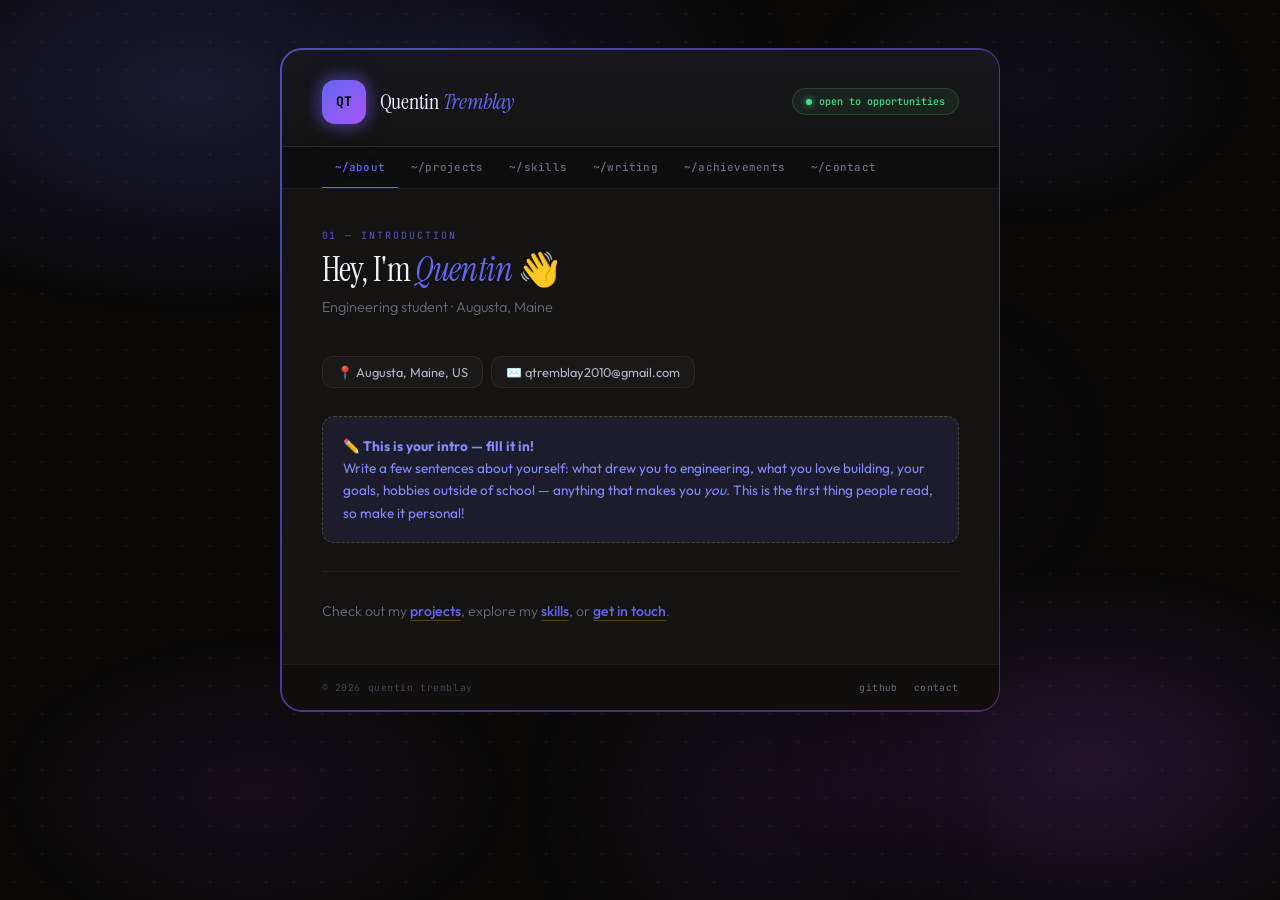
<file: index.html>
<!DOCTYPE html>
<html lang="en">
<head>
<meta charset="UTF-8"/>
<meta name="viewport" content="width=device-width, initial-scale=1.0"/>
<title>Quentin Tremblay</title>
<link href="https://fonts.googleapis.com/css2?family=Instrument+Serif:ital@0;1&family=JetBrains+Mono:wght@400;500;700&family=Outfit:wght@300;400;500;600;700&display=swap" rel="stylesheet"/>
<style>
*,*::before,*::after{box-sizing:border-box;margin:0;padding:0}
:root{
  --bg:#0a0908;--bg2:#111010;--card:#141312;--card2:#1a1917;
  --border:rgba(255,255,255,0.07);--border2:rgba(255,255,255,0.13);
  --amber:#6366f1;--amber2:#818cf8;--amber-dim:rgba(99,102,241,0.12);--amber-glow:rgba(99,102,241,0.3);
  --teal:#a855f7;--teal-dim:rgba(168,85,247,0.1);
  --text:#f0f0ff;--text2:#b4b4cc;--muted:#6b6b80;--muted2:#44445a;
  --success:#4ade80;--radius:20px;
}
html{scroll-behavior:smooth}
body{
  min-height:100vh;background:var(--bg);
  font-family:'Outfit',sans-serif;color:var(--text);
  display:flex;flex-direction:column;align-items:center;
  padding:48px 20px 80px;position:relative;overflow-x:hidden;
}
body::before{
  content:'';position:fixed;inset:0;
  background-image:radial-gradient(circle,rgba(255,255,255,0.055) 1px,transparent 1px);
  background-size:28px 28px;pointer-events:none;z-index:0;
}
body::after{
  content:'';position:fixed;inset:0;
  background:
    radial-gradient(ellipse 55% 45% at 15% 10%, rgba(99,102,241,0.18) 0%,transparent 55%),
    radial-gradient(ellipse 45% 40% at 85% 85%, rgba(168,85,247,0.15) 0%,transparent 55%),
    radial-gradient(ellipse 35% 30% at 80% 10%, rgba(99,102,241,0.08) 0%,transparent 50%),
    radial-gradient(ellipse 40% 35% at 20% 88%, rgba(168,85,247,0.08) 0%,transparent 50%);
  pointer-events:none;z-index:0;
}

/* Floating orbs behind card */
.bg-orb{
  position:fixed;border-radius:50%;pointer-events:none;z-index:0;
  filter:blur(70px);opacity:0.5;
}
.bg-orb-1{
  width:380px;height:380px;
  background:radial-gradient(circle, rgba(99,102,241,0.35) 0%, transparent 70%);
  top:-80px;left:calc(50% - 300px);
  animation:orbDrift1 12s ease-in-out infinite;
}
.bg-orb-2{
  width:320px;height:320px;
  background:radial-gradient(circle, rgba(168,85,247,0.3) 0%, transparent 70%);
  bottom:-60px;right:calc(50% - 280px);
  animation:orbDrift2 15s ease-in-out infinite;
}
.bg-orb-3{
  width:200px;height:200px;
  background:radial-gradient(circle, rgba(139,92,246,0.2) 0%, transparent 70%);
  top:40%;left:calc(50% + 200px);
  animation:orbDrift3 18s ease-in-out infinite;
}
@keyframes orbDrift1{0%,100%{transform:translate(0,0)}50%{transform:translate(40px,30px)}}
@keyframes orbDrift2{0%,100%{transform:translate(0,0)}50%{transform:translate(-35px,-25px)}}
@keyframes orbDrift3{0%,100%{transform:translate(0,0)}50%{transform:translate(-20px,35px)}}

/* Card with animated gradient border */
.card-wrapper{
  position:relative;max-width:720px;width:100%;z-index:1;
  border-radius:calc(var(--radius) + 2px);padding:1.5px;
  background:linear-gradient(135deg,rgba(99,102,241,0.7),rgba(168,85,247,0.4),rgba(99,102,241,0.2),rgba(168,85,247,0.6));
  background-size:300% 300%;
  animation:borderShift 7s ease infinite;
}
@keyframes borderShift{0%{background-position:0% 50%}50%{background-position:100% 50%}100%{background-position:0% 50%}}

.card{
  background:var(--card);border-radius:var(--radius);overflow:hidden;
  animation:cardIn 0.6s cubic-bezier(0.16,1,0.3,1) both;
}
@keyframes cardIn{from{opacity:0;transform:translateY(28px) scale(0.98)}to{opacity:1;transform:translateY(0) scale(1)}}

/* Header */
.card-header{
  padding:30px 40px 22px;border-bottom:1px solid var(--border);
  background:linear-gradient(180deg,rgba(99,102,241,0.05) 0%,transparent 100%);
}
.header-row{display:flex;align-items:center;justify-content:space-between;gap:16px}
.header-left{display:flex;align-items:center;gap:14px}

.avatar{
  width:44px;height:44px;border-radius:13px;
  background:linear-gradient(135deg,var(--amber),var(--teal));
  display:flex;align-items:center;justify-content:center;
  font-family:'JetBrains Mono',monospace;font-size:0.82rem;font-weight:700;color:#000;
  flex-shrink:0;box-shadow:0 0 20px var(--amber-glow),0 0 40px rgba(99,102,241,0.1);
  position:relative;
}
.avatar::after{
  content:'';position:absolute;inset:-1px;border-radius:14px;
  background:linear-gradient(135deg,var(--amber),var(--teal));
  z-index:-1;opacity:0.4;filter:blur(8px);
}

.site-name{
  font-family:'Instrument Serif',serif;font-size:1.4rem;
  color:var(--text);text-decoration:none;cursor:pointer;
  background:none;border:none;letter-spacing:-0.01em;
}
.site-name em{color:var(--amber);font-style:italic}

.header-badge{
  display:flex;align-items:center;gap:7px;
  font-family:'JetBrains Mono',monospace;font-size:0.63rem;font-weight:500;
  color:var(--success);background:rgba(74,222,128,0.07);
  border:1px solid rgba(74,222,128,0.18);border-radius:20px;
  padding:6px 13px;white-space:nowrap;
}
.header-badge::before{
  content:'';width:6px;height:6px;border-radius:50%;
  background:var(--success);animation:pulse 2s ease infinite;
  box-shadow:0 0 6px var(--success);
}
@keyframes pulse{0%,100%{opacity:1;transform:scale(1)}50%{opacity:0.4;transform:scale(0.8)}}

/* Nav */
.card-nav{
  padding:0 40px;display:flex;border-bottom:1px solid var(--border);
  overflow-x:auto;scrollbar-width:none;background:rgba(0,0,0,0.25);
}
.card-nav::-webkit-scrollbar{display:none}

.nav-link{
  display:block;padding:13px 13px;
  font-family:'JetBrains Mono',monospace;font-size:0.68rem;font-weight:500;
  color:var(--muted);text-decoration:none;border:none;background:none;
  border-bottom:2px solid transparent;margin-bottom:-1px;
  transition:color .2s,border-color .2s;white-space:nowrap;cursor:pointer;
  letter-spacing:0.02em;
}
.nav-link:hover{color:var(--text2)}
.nav-link.active{color:var(--amber);border-bottom-color:var(--amber);text-shadow:0 0 14px var(--amber-glow)}

/* Content */
@keyframes pageIn{from{opacity:0;transform:translateY(10px)}to{opacity:1;transform:translateY(0)}}
.card-content{padding:40px;animation:pageIn 0.3s ease both}

/* Typography */
.page-eyebrow{
  font-family:'JetBrains Mono',monospace;font-size:0.62rem;
  color:var(--amber);letter-spacing:0.2em;text-transform:uppercase;
  margin-bottom:10px;opacity:0.8;
}
.page-title{
  font-family:'Instrument Serif',serif;font-size:2.1rem;font-weight:400;
  letter-spacing:-0.02em;color:var(--text);margin-bottom:8px;line-height:1.1;
}
.page-title em{color:var(--amber);font-style:italic}
.page-subtitle{font-size:0.9rem;color:var(--muted);margin-bottom:36px;line-height:1.6;font-weight:300}
.divider{height:1px;background:var(--border);margin:28px 0}

/* Info chips */
.info-chips{display:flex;flex-wrap:wrap;gap:8px;margin-bottom:28px}
.chip{
  display:flex;align-items:center;gap:7px;padding:7px 14px;
  background:var(--card2);border:1px solid var(--border);border-radius:10px;
  font-size:0.8rem;color:var(--text2);font-weight:400;transition:border-color .2s;
}
.chip:hover{border-color:var(--border2)}

/* About */
.about-body{display:flex;flex-direction:column;gap:14px;margin-bottom:28px}
.about-body p{font-size:0.93rem;line-height:1.8;color:var(--text2);font-weight:300}
.placeholder{
  padding:18px 20px;background:var(--amber-dim);
  border:1px dashed rgba(245,158,11,0.28);border-radius:12px;
  font-size:0.85rem;color:var(--amber2);line-height:1.65;
}
.inline-link{
  color:var(--amber);text-decoration:none;font-weight:500;
  border-bottom:1px solid rgba(245,158,11,0.3);transition:border-color .15s;
  cursor:pointer;background:none;
  border-top:none;border-left:none;border-right:none;
  font-family:'Outfit',sans-serif;font-size:inherit;padding:0;
}
.inline-link:hover{border-bottom-color:var(--amber)}

/* Projects */
.project-list{display:flex;flex-direction:column;gap:16px}
.project-card{
  background:var(--card2);border:1px solid var(--border);border-radius:16px;
  padding:26px;transition:border-color .25s,transform .25s,box-shadow .25s;
  position:relative;overflow:hidden;
}
.project-card::before{
  content:'';position:absolute;top:0;left:0;right:0;height:1px;
  background:linear-gradient(90deg,transparent,var(--amber),transparent);
  opacity:0;transition:opacity .3s;
}
.project-card:hover{
  border-color:rgba(245,158,11,0.22);transform:translateY(-3px);
  box-shadow:0 8px 32px rgba(245,158,11,0.05),0 2px 8px rgba(0,0,0,0.4);
}
.project-card:hover::before{opacity:1}

.project-header{display:flex;align-items:flex-start;justify-content:space-between;gap:12px;margin-bottom:10px}
.project-name{font-family:'Instrument Serif',serif;font-size:1.12rem;color:var(--text);letter-spacing:-0.01em}
.project-gh{
  font-family:'JetBrains Mono',monospace;font-size:0.65rem;color:var(--amber);
  text-decoration:none;padding:5px 11px;border:1px solid rgba(245,158,11,0.22);
  border-radius:6px;background:var(--amber-dim);white-space:nowrap;flex-shrink:0;transition:background .15s;
}
.project-gh:hover{background:rgba(245,158,11,0.18)}
.project-gh.hidden{display:none}
.project-desc{font-size:0.87rem;color:var(--muted);line-height:1.7;margin-bottom:14px;font-weight:300}
.project-detail{font-size:0.81rem;color:var(--text2);line-height:1.6;margin-bottom:7px}
.project-detail strong{color:var(--amber2);font-weight:600}
.tag-row{display:flex;flex-wrap:wrap;gap:7px;margin-top:14px}
.tag{
  font-family:'JetBrains Mono',monospace;font-size:0.63rem;padding:4px 10px;
  border-radius:6px;background:rgba(255,255,255,0.04);color:var(--muted);
  border:1px solid var(--border);letter-spacing:0.03em;
}
.tag.hi{background:var(--amber-dim);color:var(--amber2);border-color:rgba(245,158,11,0.18)}
.tag.teal{background:var(--teal-dim);color:var(--teal);border-color:rgba(45,212,191,0.18)}
.add-hint{
  display:flex;align-items:center;justify-content:center;padding:18px;
  border:1px dashed var(--muted2);border-radius:14px;
  font-family:'JetBrains Mono',monospace;font-size:0.68rem;
  color:var(--muted2);margin-top:4px;letter-spacing:0.05em;
}

/* Skills */
.skill-group{margin-bottom:26px}
.skill-group:last-child{margin-bottom:0}
.skill-label{
  font-family:'JetBrains Mono',monospace;font-size:0.6rem;color:var(--muted);
  text-transform:uppercase;letter-spacing:0.18em;margin-bottom:12px;
  display:flex;align-items:center;gap:10px;
}
.skill-label::after{content:'';flex:1;height:1px;background:var(--border)}
.skill-tags{display:flex;flex-wrap:wrap;gap:8px}
.skill-tag{
  font-family:'JetBrains Mono',monospace;font-size:0.73rem;padding:8px 15px;
  border-radius:10px;background:var(--card2);color:var(--text2);
  border:1px solid var(--border);transition:all .2s;cursor:default;
}
.skill-tag:hover{background:var(--amber-dim);color:var(--amber);border-color:rgba(245,158,11,0.28);transform:translateY(-1px)}
.skill-tag.main{background:var(--amber-dim);color:var(--amber);border-color:rgba(245,158,11,0.22)}
.skill-tag.teal{background:var(--teal-dim);color:var(--teal);border-color:rgba(45,212,191,0.18)}

/* Writing */
.writing-list{display:flex;flex-direction:column;gap:12px}
.writing-card{
  background:var(--card2);border:1px solid var(--border);border-radius:14px;
  padding:22px 26px;text-decoration:none;color:inherit;display:block;
  transition:border-color .2s,transform .2s,box-shadow .2s;
  position:relative;overflow:hidden;
}
.writing-card::before{
  content:'';position:absolute;left:0;top:0;bottom:0;width:2px;
  background:linear-gradient(180deg,var(--amber),var(--teal));opacity:0;transition:opacity .2s;
}
.writing-card:hover{border-color:rgba(245,158,11,0.2);transform:translateX(4px);box-shadow:0 4px 20px rgba(0,0,0,0.3)}
.writing-card:hover::before{opacity:1}
.writing-meta{display:flex;gap:8px;align-items:center;margin-bottom:9px}
.writing-type{
  font-family:'JetBrains Mono',monospace;font-size:0.58rem;font-weight:700;
  text-transform:uppercase;letter-spacing:0.12em;padding:3px 8px;border-radius:4px;
  background:var(--amber-dim);color:var(--amber);border:1px solid rgba(245,158,11,0.18);
}
.writing-date{font-family:'JetBrains Mono',monospace;font-size:0.62rem;color:var(--muted)}
.writing-title{font-family:'Instrument Serif',serif;font-size:1.05rem;color:var(--text);margin-bottom:6px;letter-spacing:-0.01em}
.writing-desc{font-size:0.83rem;color:var(--muted);line-height:1.6;font-weight:300}

/* Achievements */
.ach-list{display:flex;flex-direction:column;gap:10px;margin-bottom:26px}
.ach-item{
  display:flex;align-items:flex-start;gap:14px;padding:16px 18px;
  background:var(--card2);border:1px solid var(--border);border-radius:12px;transition:border-color .2s;
}
.ach-item:hover{border-color:var(--border2)}
.ach-icon{font-size:1.2rem;flex-shrink:0;margin-top:1px}
.ach-text{font-size:0.85rem;line-height:1.6;color:var(--text2);font-weight:300}
.ach-text strong{font-weight:600;color:var(--text);display:block;margin-bottom:2px}
.future-list{display:flex;flex-direction:column;gap:8px}
.future-item{
  display:flex;align-items:center;gap:12px;padding:13px 18px;
  background:var(--card2);border:1px solid var(--border);border-radius:10px;
  font-size:0.85rem;color:var(--text2);transition:border-color .15s,color .15s;font-weight:300;
}
.future-item:hover{border-color:rgba(245,158,11,0.2);color:var(--text)}
.future-item::before{content:'→';color:var(--amber);font-weight:600;flex-shrink:0}

/* Contact */
.contact-list{display:flex;flex-direction:column;gap:10px}
.contact-item{
  display:flex;align-items:center;justify-content:space-between;
  padding:18px 22px;background:var(--card2);border:1px solid var(--border);
  border-radius:14px;text-decoration:none;color:inherit;
  transition:border-color .2s,background .2s,transform .2s;
}
.contact-item:hover{border-color:rgba(245,158,11,0.22);background:rgba(245,158,11,0.03);transform:translateX(3px)}
.contact-left{display:flex;align-items:center;gap:14px}
.contact-icon{
  width:40px;height:40px;border-radius:11px;
  background:rgba(245,158,11,0.07);border:1px solid rgba(245,158,11,0.13);
  display:flex;align-items:center;justify-content:center;font-size:1.05rem;flex-shrink:0;
}
.contact-lbl{font-family:'JetBrains Mono',monospace;font-size:0.6rem;color:var(--muted);letter-spacing:0.08em;margin-bottom:3px;text-transform:uppercase}
.contact-val{font-size:0.88rem;color:var(--text2);font-weight:400}
.contact-arrow{color:var(--muted2);transition:color .15s,transform .15s}
.contact-item:hover .contact-arrow{color:var(--amber);transform:translateX(3px)}

/* Footer */
.card-footer{
  padding:16px 40px;border-top:1px solid var(--border);
  display:flex;justify-content:space-between;align-items:center;gap:12px;
  background:rgba(0,0,0,0.2);
}
.footer-text{font-family:'JetBrains Mono',monospace;font-size:0.6rem;color:var(--muted2);letter-spacing:0.06em}
.footer-links{display:flex;gap:16px}
.footer-links a{font-family:'JetBrains Mono',monospace;font-size:0.6rem;color:var(--muted);text-decoration:none;transition:color .15s;letter-spacing:0.04em}
.footer-links a:hover{color:var(--amber)}

/* Misc */
.tip-box{margin-top:24px;padding:14px 18px;background:var(--amber-dim);border:1px dashed rgba(245,158,11,0.22);border-radius:10px;font-family:'JetBrains Mono',monospace;font-size:0.7rem;color:var(--amber2);line-height:1.6}
code{background:rgba(255,255,255,0.07);padding:2px 6px;border-radius:4px;font-family:'JetBrains Mono',monospace;font-size:0.85em;color:var(--teal)}

@media(max-width:580px){
  body{padding:0 0 60px}
  .card-wrapper{border-radius:0;padding:0;background:none}
  .card{border-radius:0;min-height:100vh}
  .card-header,.card-nav,.card-content,.card-footer{padding-left:22px;padding-right:22px}
  .header-badge{display:none}
  .page-title{font-size:1.8rem}
}
</style>
</head>
<body>

<div class="bg-orb bg-orb-1"></div>
<div class="bg-orb bg-orb-2"></div>
<div class="bg-orb bg-orb-3"></div>

<div class="card-wrapper">
<div class="card">

  <header class="card-header">
    <div class="header-row">
      <div class="header-left">
        <div class="avatar">QT</div>
        <button class="site-name" onclick="navigate('about')">Quentin <em>Tremblay</em></button>
      </div>
      <span class="header-badge">open to opportunities</span>
    </div>
  </header>

  <nav class="card-nav" id="nav">
    <button class="nav-link" data-page="about"        onclick="navigate('about')">~/about</button>
    <button class="nav-link" data-page="projects"     onclick="navigate('projects')">~/projects</button>
    <button class="nav-link" data-page="skills"       onclick="navigate('skills')">~/skills</button>
    <button class="nav-link" data-page="writing"      onclick="navigate('writing')">~/writing</button>
    <button class="nav-link" data-page="achievements" onclick="navigate('achievements')">~/achievements</button>
    <button class="nav-link" data-page="contact"      onclick="navigate('contact')">~/contact</button>
  </nav>

  <main class="card-content" id="content"></main>

  <footer class="card-footer">
    <span class="footer-text">© 2026 quentin tremblay</span>
    <div class="footer-links">
      <a href="https://github.com/SageOstrich" target="_blank">github</a>
      <a href="#" onclick="navigate('contact');return false;">contact</a>
    </div>
  </footer>

</div>
</div>

<script>
const pages = {
  about: `
    <p class="page-eyebrow">01 — introduction</p>
    <h1 class="page-title">Hey, I'm <em>Quentin</em> 👋</h1>
    <p class="page-subtitle">Engineering student · Augusta, Maine</p>
    <div class="info-chips">
      <span class="chip">📍 Augusta, Maine, US</span>
      <span class="chip">✉️ qtremblay2010@gmail.com</span>
    </div>
    <div class="about-body">
      <div class="placeholder">
        ✏️ <strong>This is your intro — fill it in!</strong><br/>
        Write a few sentences about yourself: what drew you to engineering, what you love building,
        your goals, hobbies outside of school — anything that makes you <em>you</em>.
        This is the first thing people read, so make it personal!
      </div>
    </div>
    <div class="divider"></div>
    <p style="font-size:0.88rem;color:var(--muted);line-height:1.7;font-weight:300">
      Check out my <button class="inline-link" onclick="navigate('projects')">projects</button>,
      explore my <button class="inline-link" onclick="navigate('skills')">skills</button>,
      or <button class="inline-link" onclick="navigate('contact')">get in touch</button>.
    </p>`,

  projects: `
    <p class="page-eyebrow">02 — work</p>
    <h1 class="page-title">Projects</h1>
    <p class="page-subtitle">Things I've built, broken, and learned from.</p>
    <div class="project-list">
      <div class="project-card">
        <div class="project-header">
          <span class="project-name">Project Name Here</span>
          <a href="#" class="project-gh hidden">⬡ github</a>
        </div>
        <p class="project-desc">Write a short description of what this project does. What is it? What can it do?</p>
        <p class="project-detail"><strong>Problem it solves:</strong> What issue or need does this address?</p>
        <p class="project-detail"><strong>What I learned:</strong> What new skills or insights did you gain?</p>
        <div class="tag-row">
          <span class="tag hi">technology-1</span>
          <span class="tag">technology-2</span>
          <span class="tag teal">technology-3</span>
        </div>
      </div>
      <div class="project-card">
        <div class="project-header">
          <span class="project-name">Project Name Here</span>
          <a href="#" class="project-gh hidden">⬡ github</a>
        </div>
        <p class="project-desc">Write a short description of what this project does.</p>
        <p class="project-detail"><strong>Problem it solves:</strong> What issue or need does this address?</p>
        <p class="project-detail"><strong>What I learned:</strong> What new skills or insights did you gain?</p>
        <div class="tag-row">
          <span class="tag hi">technology-1</span>
          <span class="tag">technology-2</span>
          <span class="tag teal">technology-3</span>
        </div>
      </div>
    </div>
    <div class="add-hint" style="margin-top:14px">// no projects yet — fill these in!</div>`,

  skills: `
    <p class="page-eyebrow">03 — toolkit</p>
    <h1 class="page-title">Skills & Tools</h1>
    <p class="page-subtitle">Languages, software, and concepts I work with.</p>
    <div class="skill-group">
      <p class="skill-label">languages</p>
      <div class="skill-tags">
        <span class="skill-tag main">C++</span>
        <span class="skill-tag main">HTML</span>
        <span class="skill-tag main">CSS</span>
      </div>
    </div>
    <div class="skill-group">
      <p class="skill-label">tools & software</p>
      <div class="skill-tags">
        <span class="skill-tag teal">Blender</span>
        <span class="skill-tag teal">FL Studio</span>
        <span class="skill-tag">Visual Studio</span>
        <span class="skill-tag">Google Drive</span>
      </div>
    </div>
    <div class="skill-group">
      <p class="skill-label">other skills</p>
      <div class="skill-tags">
        <span class="skill-tag">// add your other skills here</span>
      </div>
    </div>
    <div class="tip-box">💡 To add a skill, copy any <code>&lt;span class="skill-tag"&gt;</code> line and change the text.</div>`,

  writing: `
    <p class="page-eyebrow">04 — writing & research</p>
    <h1 class="page-title">Writing</h1>
    <p class="page-subtitle">Essays, notes, and things I've researched.</p>
    <div class="writing-list">
      <a href="#" class="writing-card">
        <div class="writing-meta">
          <span class="writing-type">research</span>
          <span class="writing-date">2026</span>
        </div>
        <div class="writing-title">Title of Your Work</div>
        <p class="writing-desc">A short description of this piece — what it explores, why you wrote it, and what someone would get out of reading it.</p>
      </a>
    </div>
    <div class="add-hint" style="margin-top:14px">// no entries yet — fill these in!</div>`,

  achievements: `
    <p class="page-eyebrow">05 — milestones</p>
    <h1 class="page-title">Achievements</h1>
    <p class="page-subtitle">Clubs, competitions, awards, and activities.</p>
    <div class="ach-list">
      <div class="ach-item">
        <span class="ach-icon">🏆</span>
        <div class="ach-text"><strong>Achievement / Award Name</strong>Brief description — what you did, when, and why it matters.</div>
      </div>
      <div class="ach-item">
        <span class="ach-icon">🤖</span>
        <div class="ach-text"><strong>Club or Team Name</strong>What you did in this club or activity.</div>
      </div>
    </div>
    <div class="divider"></div>
    <p class="page-eyebrow" style="margin-bottom:16px">future projects</p>
    <div class="future-list">
      <div class="future-item">Your future project idea #1</div>
      <div class="future-item">Your future project idea #2</div>
      <div class="future-item">Your future project idea #3</div>
    </div>`,

  contact: `
    <p class="page-eyebrow">06 — say hello</p>
    <h1 class="page-title">Get in Touch</h1>
    <p class="page-subtitle">Always happy to connect — reach out anytime.</p>
    <div class="contact-list">
      <a href="mailto:qtremblay2010@gmail.com" class="contact-item">
        <div class="contact-left">
          <div class="contact-icon">✉️</div>
          <div>
            <p class="contact-lbl">email</p>
            <p class="contact-val">qtremblay2010@gmail.com</p>
          </div>
        </div>
        <span class="contact-arrow">→</span>
      </a>
      <a href="https://github.com/SageOstrich" target="_blank" class="contact-item">
        <div class="contact-left">
          <div class="contact-icon">⬡</div>
          <div>
            <p class="contact-lbl">github</p>
            <p class="contact-val">github.com/SageOstrich</p>
          </div>
        </div>
        <span class="contact-arrow">→</span>
      </a>
    </div>`
};

function navigate(page) {
  const content = document.getElementById('content');
  content.style.animation = 'none';
  void content.offsetHeight;
  content.style.animation = '';
  content.innerHTML = pages[page];
  document.querySelectorAll('.nav-link').forEach(b =>
    b.classList.toggle('active', b.dataset.page === page)
  );
}

navigate('about');
</script>
</body>
</html>
</file>
